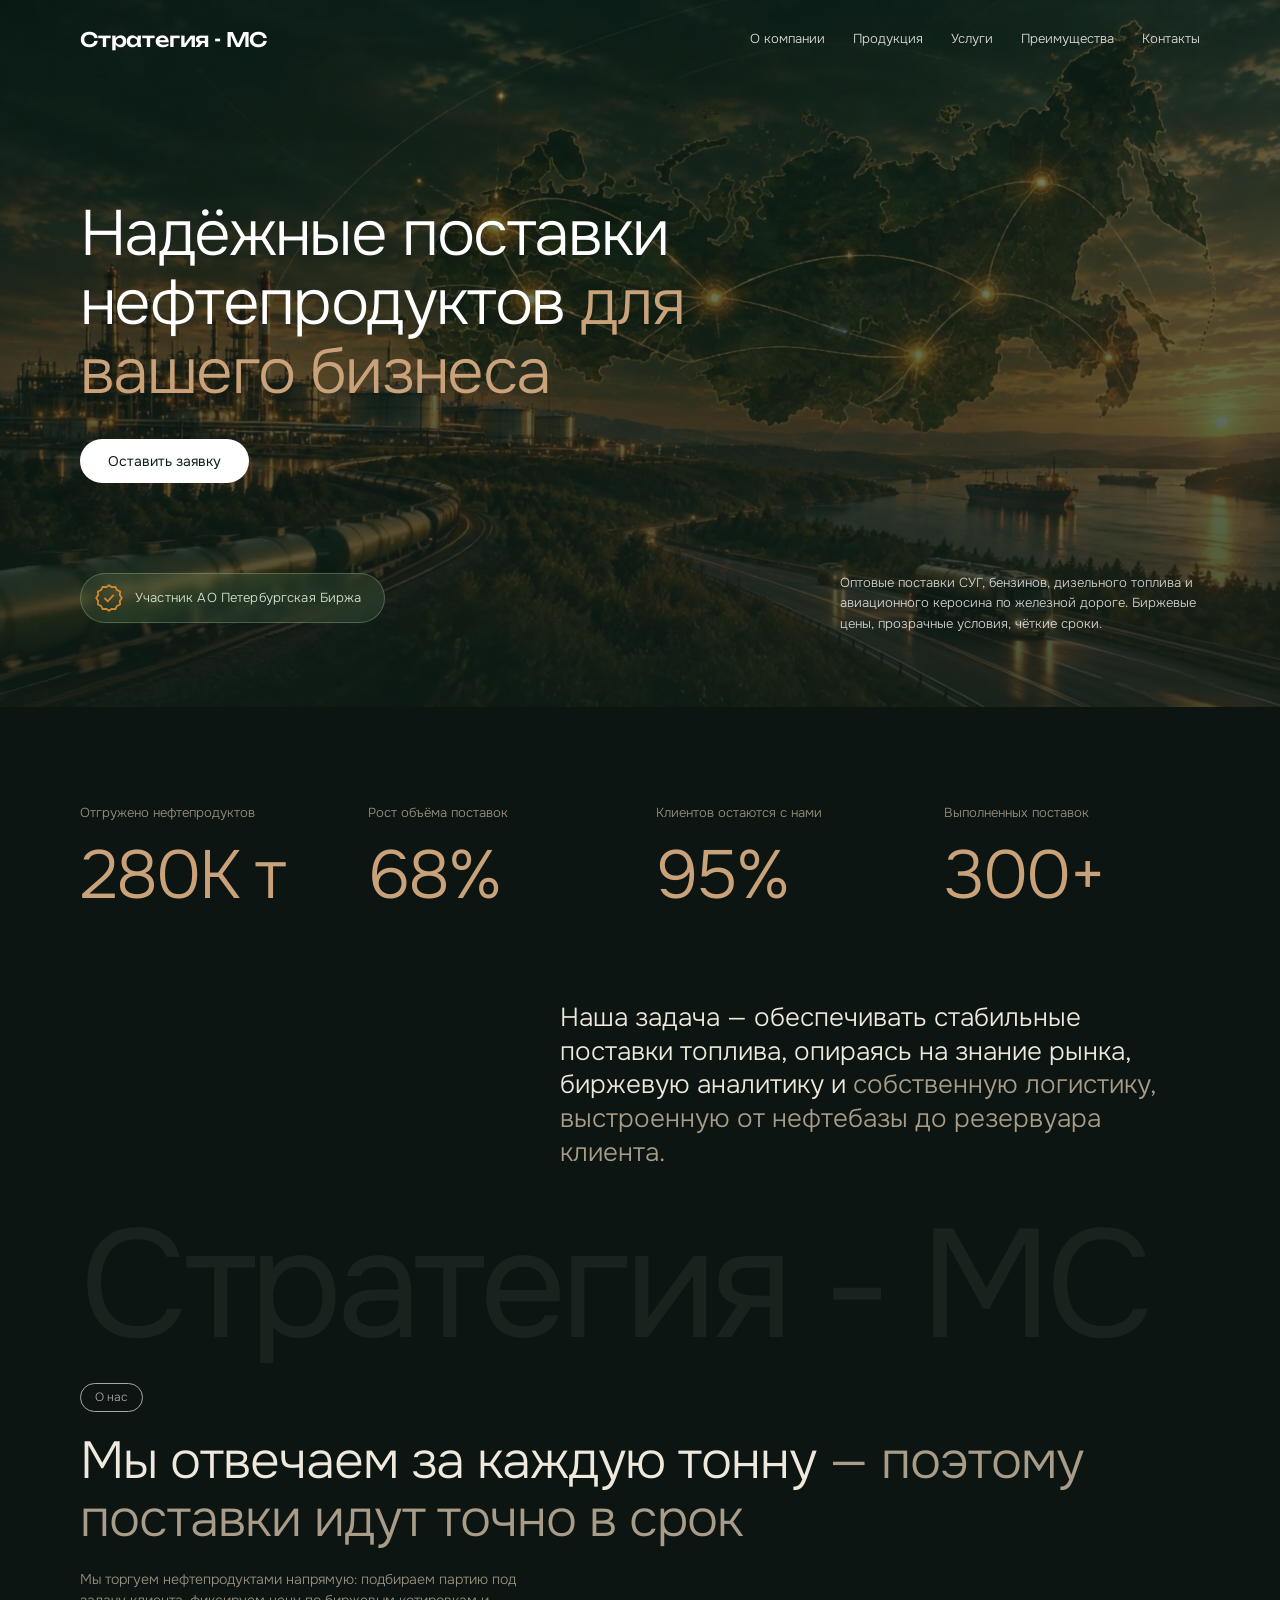
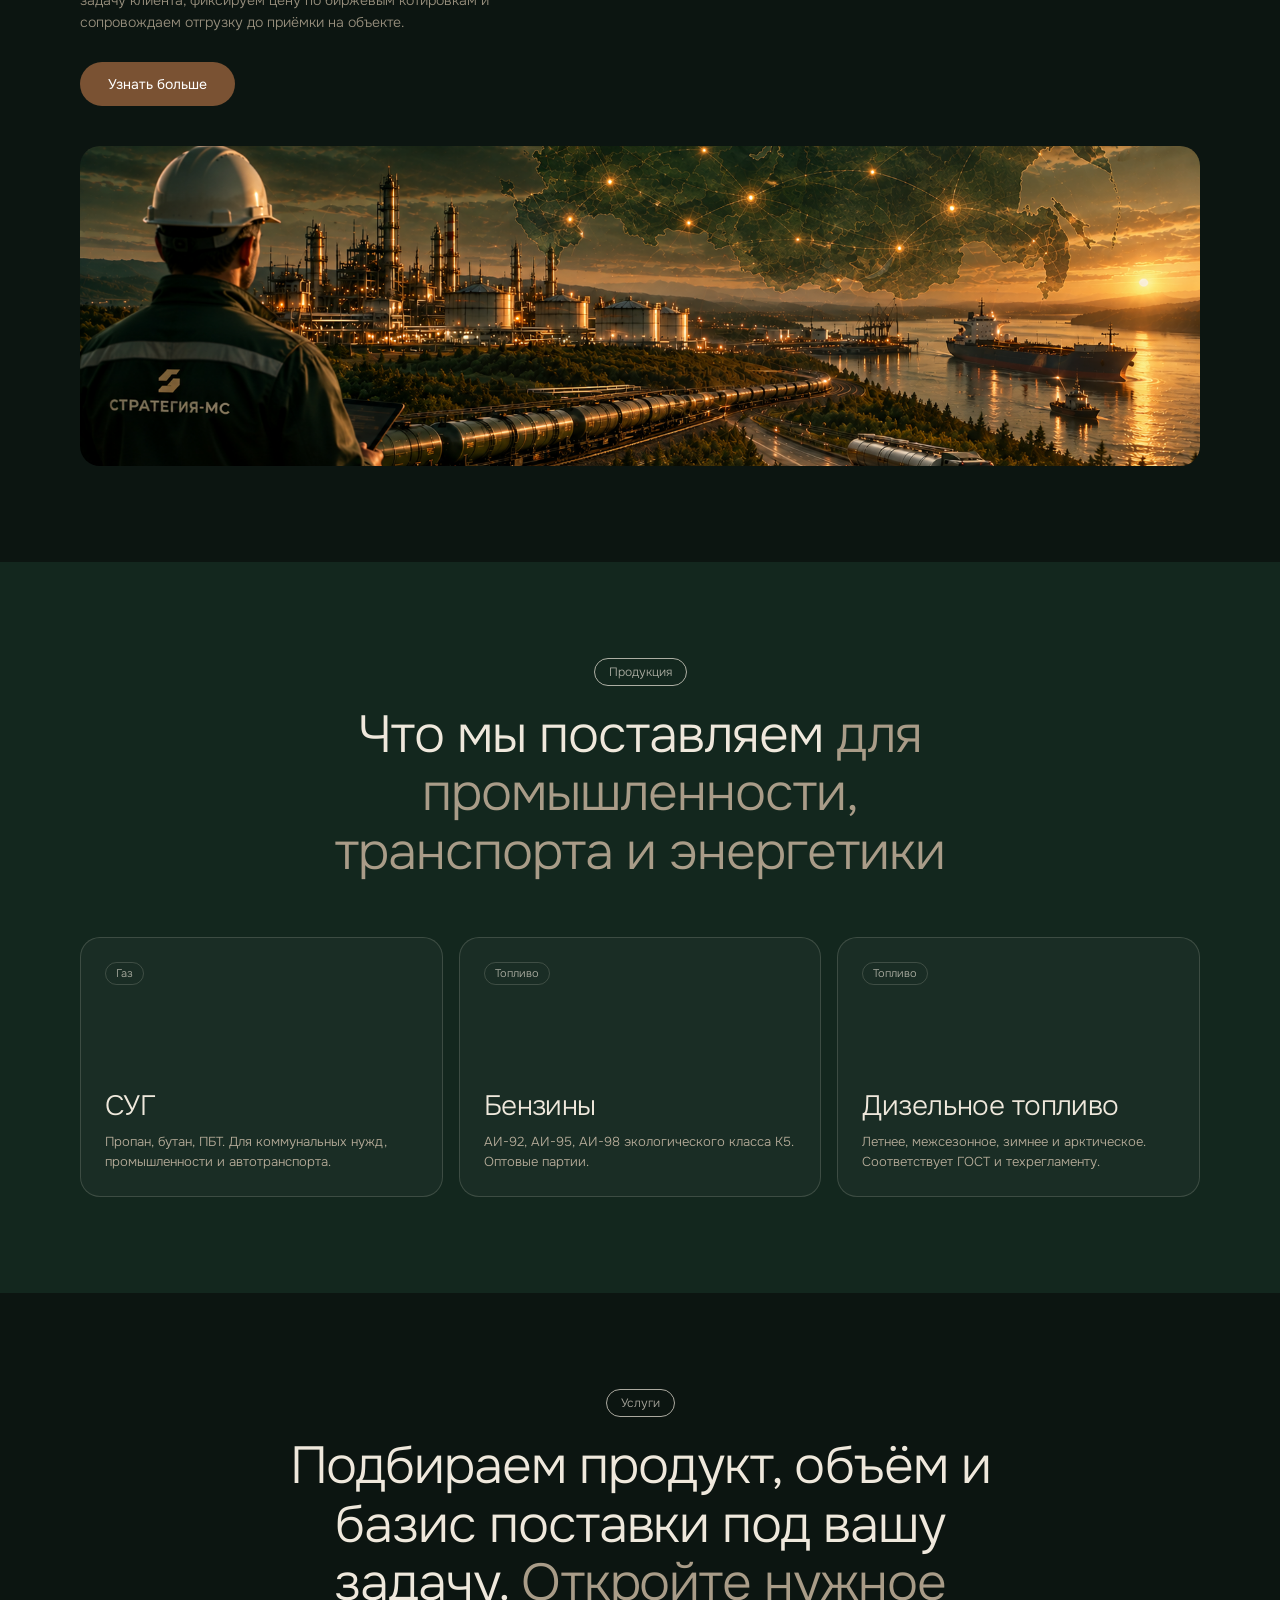
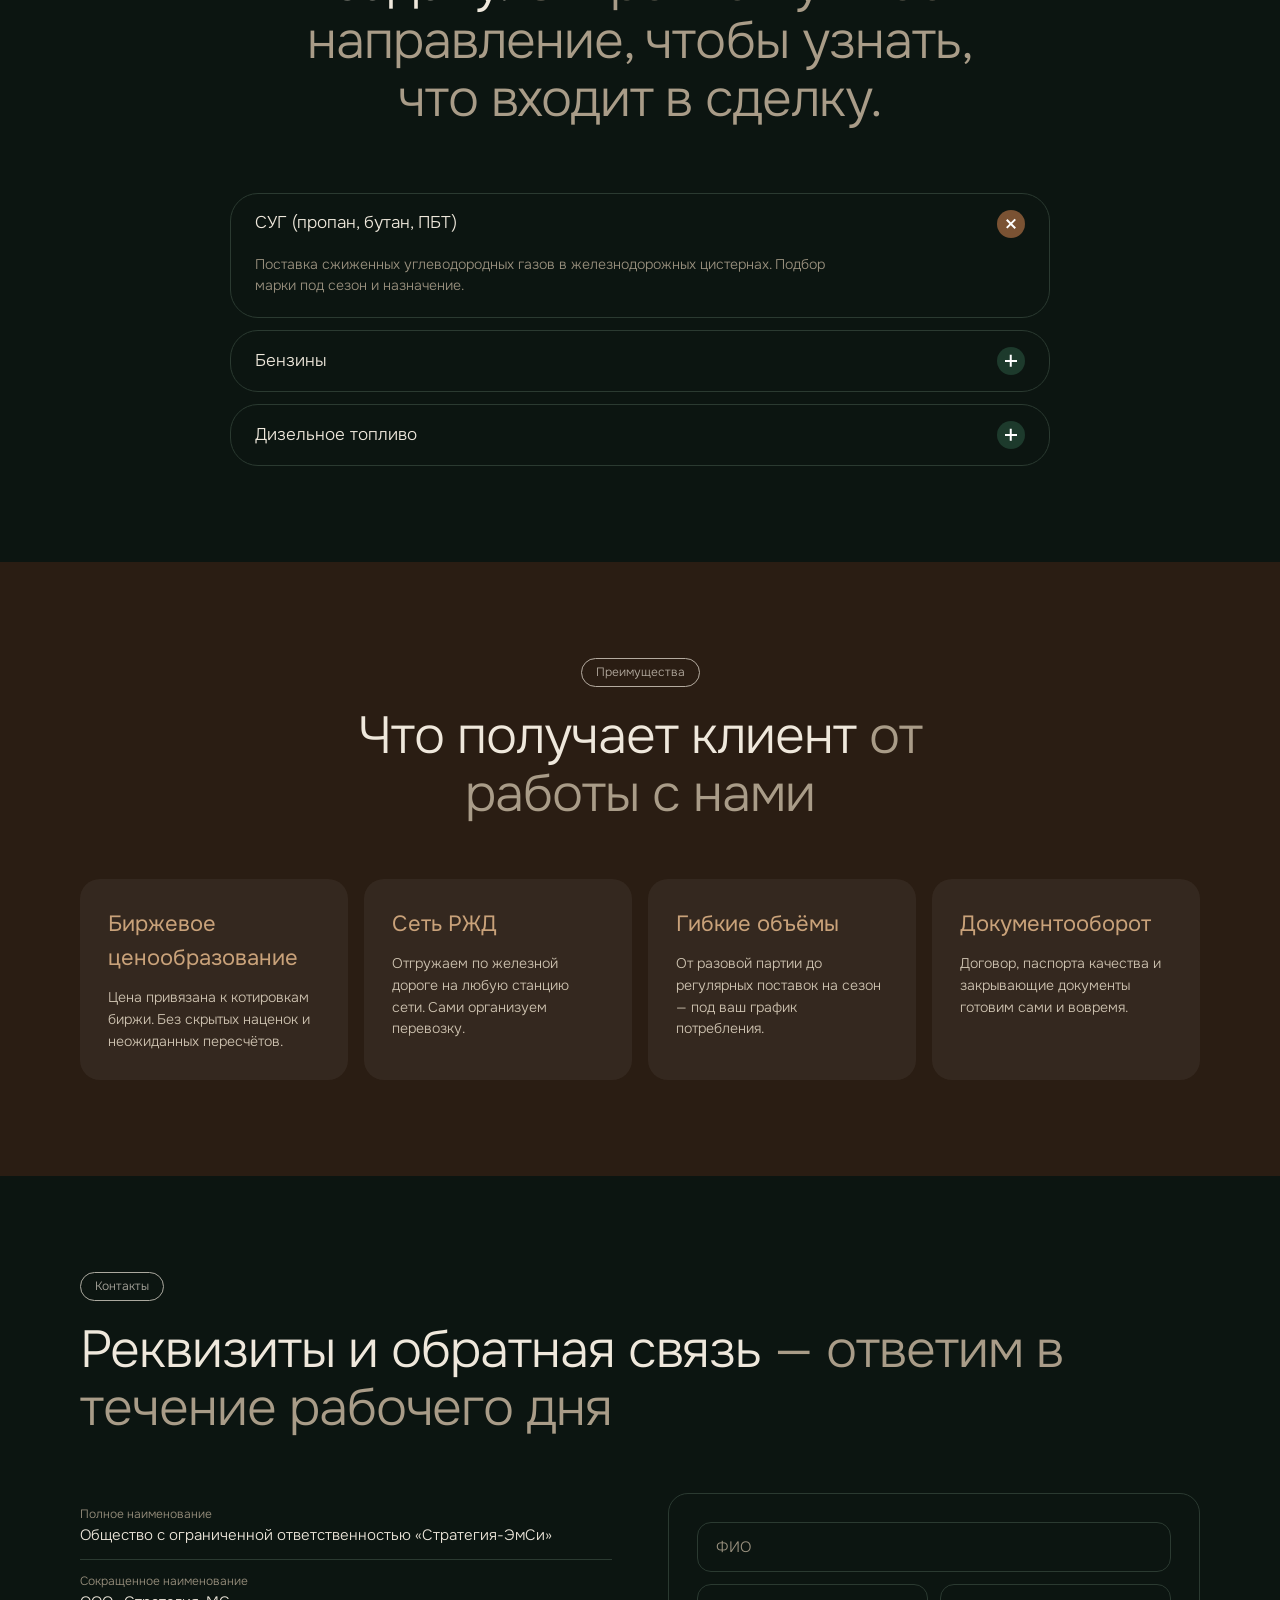
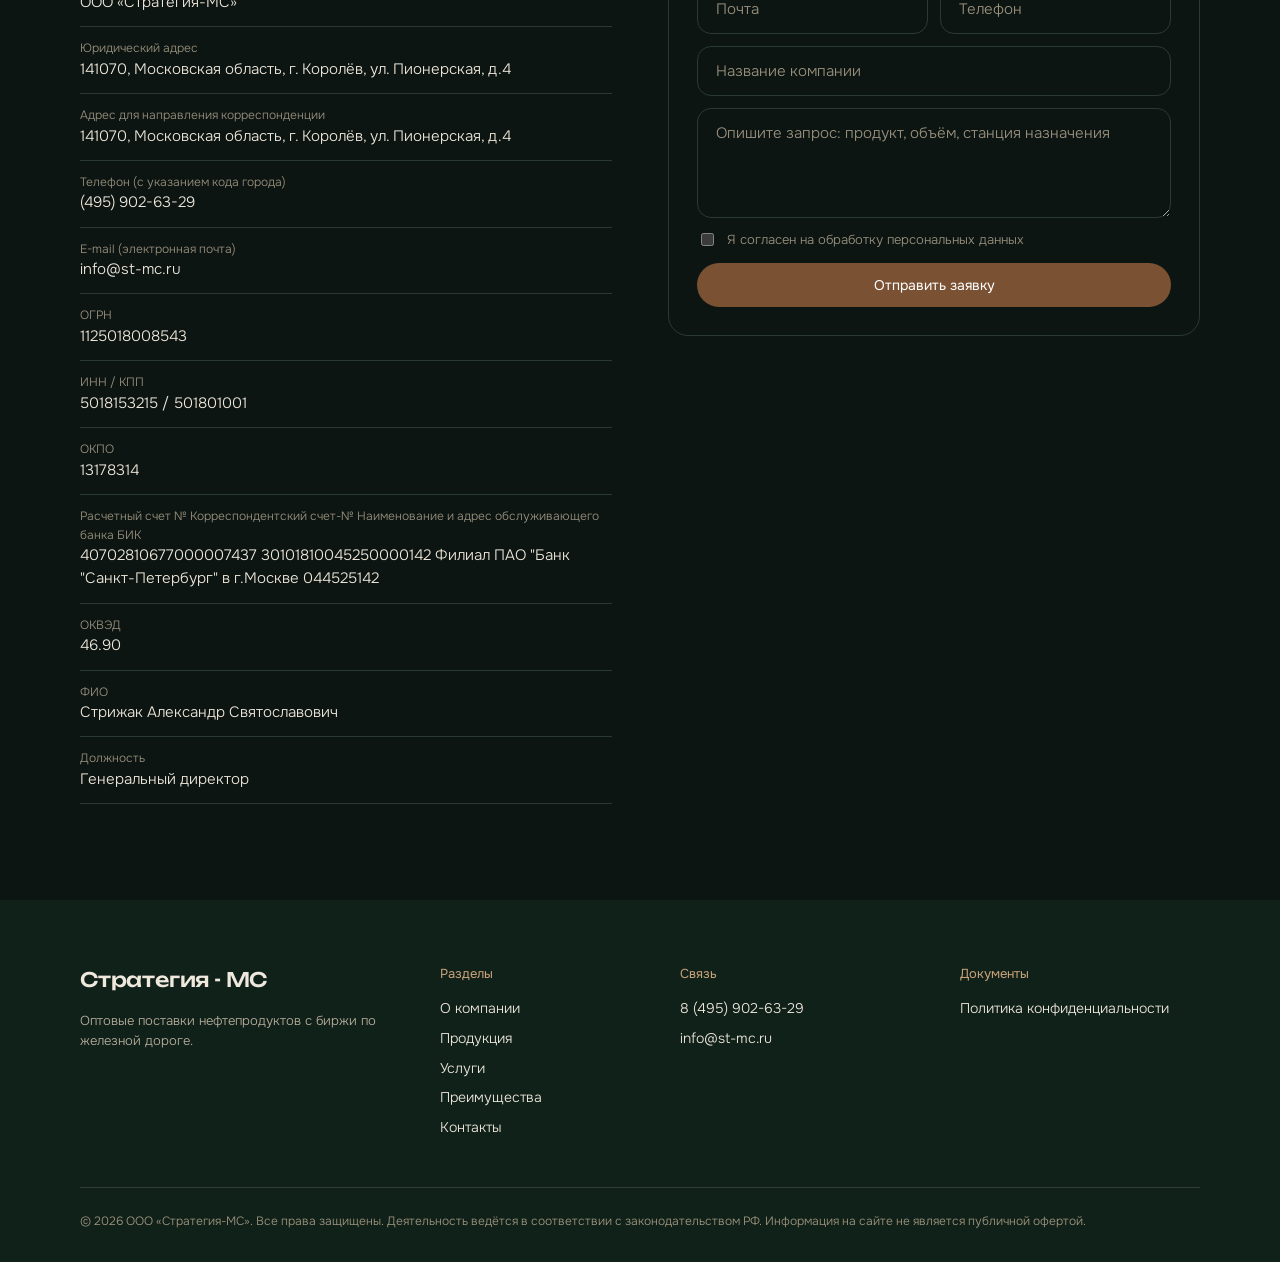
<file: index.html>
<!doctype html>
<html lang="en">
  <head>
    <meta charset="UTF-8" />
    <meta name="viewport" content="width=device-width, initial-scale=1.0" />
    <title>Стратегия - МС</title>

    <meta
      content="рынок нефтепродуктов, звезда, нефтепродукты, купить нефть, купить дизель, купить мазут, купить бензин, топливо, мониторинг цен, биржевые цены, спб мтсб"
      name="keywords"
    />

    <meta property="og:title" content="CТРАТЕГИЯ" />
    <meta
      property="og:description"
      content="Добро пожаловать на сайт компании CТРАТЕГИЯ!"
    />
    <meta property="og:type" content="website" />
    <meta property="og:site_name" content="CТРАТЕГИЯ" />
    <meta property="og:url" content="https://svtmlnk.github.io/strategy/" />
    <meta
      property="og:image"
      content="https://svtmlnk.github.io/strategy/assets/banner.png?v=0.0.1"
    />
    <meta property="og:image:type" content="image/png" />
    <meta property="og:image:width" content="1200" />
    <meta property="og:image:height" content="630" />
    <meta property="og:image:alt" content="CТРАТЕГИЯ" />

    <meta name="twitter:card" content="summary_large_image" />
    <meta name="twitter:title" content="CТРАТЕГИЯ" />
    <meta
      name="twitter:description"
      content="Добро пожаловать на сайт компании CТРАТЕГИЯ!"
    />
    <meta
      name="twitter:image"
      content="https://svtmlnk.github.io/strategy/assets/banner.png?v=0.0.1"
    />

    <link rel="preconnect" href="https://fonts.googleapis.com" />
    <link rel="preconnect" href="https://fonts.gstatic.com" crossorigin />

    <link rel="stylesheet" href="./style.css?v=0.0.1" />
    <link href="https://unpkg.com/aos@2.3.1/dist/aos.css" rel="stylesheet" />
    <link
      rel="stylesheet"
      href="https://fonts.googleapis.com/css2?family=Onest:wght@300;400;500&display=swap"
    />
  </head>
  <body>
    <!-- ===== Шапка и навигация ===== -->
    <header class="header">
      <div class="container header__inner">
        <a class="logo" href="#top">Стратегия - МС</a>
        <button
          class="burger"
          type="button"
          aria-label="Открыть меню"
          aria-expanded="false"
          aria-controls="site-nav"
        >
          <span class="burger__line"></span><span class="burger__line"></span
          ><span class="burger__line"></span>
        </button>
        <nav class="nav" id="site-nav" aria-label="Основная навигация">
          <a class="nav__link" href="#about">О компании</a>
          <a class="nav__link" href="#products">Продукция</a>
          <a class="nav__link" href="#services">Услуги</a>
          <a class="nav__link" href="#benefits">Преимущества</a>
          <a class="nav__link" href="#contacts">Контакты</a>
        </nav>
      </div>
    </header>

    <main id="top">
      <!-- ===== Секция 1. Hero ===== -->
      <section class="hero">
        <video
          class="hero__video"
          autoplay
          muted
          loop
          playsinline
          preload="auto"
          poster="./assets/video_bg_poster.jpg"
          class="bg-video"
        >
          <source src="./assets/video_bg_web.webm" type="video/webm" />
          <source src="./assets/video_bg_web.mp4" type="video/mp4" />
        </video>
        <div class="container hero__inner">
          <h1 class="hero__title">
            Надёжные поставки нефтепродуктов
            <span class="hero__title-muted">для вашего бизнеса</span>
          </h1>
          <a class="button button--light hero__button" href="#contacts"
            >Оставить заявку</a
          >

          <div class="hero__footer">
            <div class="badge">
              <svg
                class="badge__icon"
                viewBox="0 0 24 24"
                fill="none"
                stroke="currentColor"
                stroke-width="1.5"
                stroke-linejoin="round"
                stroke-linecap="round"
                aria-hidden="true"
              >
                <polygon
                  points="23,12 21.27,14.48 21.53,17.5 18.79,18.79 17.5,21.53 14.48,21.27 12,23 9.52,21.27 6.5,21.53 5.21,18.79 2.47,17.5 2.73,14.48 1,12 2.73,9.52 2.47,6.5 5.21,5.21 6.5,2.47 9.52,2.73 12,1 14.48,2.73 17.5,2.47 18.79,5.21 21.53,6.5 21.27,9.52"
                />
                <path d="M8.5 12.3l2.5 2.5 4.6-5" />
              </svg>
              <p class="badge__text">Участник АО Петербургская Биржа</p>
            </div>
            <p class="hero__text">
              Оптовые поставки СУГ, бензинов, дизельного топлива и авиационного
              керосина по железной дороге. Биржевые цены, прозрачные условия,
              чёткие сроки.
            </p>
          </div>
        </div>
      </section>

      <!-- ===== Секция 2. О компании ===== -->
      <section class="section" id="about">
        <div class="container">
          <div class="stats">
            <div>
              <span class="stats__label">Отгружено нефтепродуктов</span>
              <span class="stats__value" data-count="280" data-suffix="K т"
                >280K т</span
              >
            </div>
            <div>
              <span class="stats__label">Рост объёма поставок</span>
              <span class="stats__value" data-count="68" data-suffix="%"
                >68%</span
              >
            </div>
            <div>
              <span class="stats__label">Клиентов остаются с нами</span>
              <span class="stats__value" data-count="95" data-suffix="%"
                >95%</span
              >
            </div>
            <div>
              <span class="stats__label">Выполненных поставок</span>
              <span class="stats__value" data-count="300" data-suffix="+"
                >300+</span
              >
            </div>
          </div>

          <p class="mission">
            Наша задача — обеспечивать стабильные поставки топлива, опираясь на
            знание рынка, биржевую аналитику и
            <span class="mission__muted"
              >собственную логистику, выстроенную от нефтебазы до резервуара
              клиента.</span
            >
          </p>

          <div class="watermark" aria-hidden="true">Стратегия - МС</div>

          <div class="about">
            <div>
              <span class="tag">О нас</span>
              <h2 class="heading">
                Мы отвечаем за каждую тонну
                <span class="heading__muted"
                  >— поэтому поставки идут точно в срок</span
                >
              </h2>
              <p class="about__text">
                Мы торгуем нефтепродуктами напрямую: подбираем партию под задачу
                клиента, фиксируем цену по биржевым котировкам и сопровождаем
                отгрузку до приёмки на объекте.
              </p>
              <a class="button" href="#contacts">Узнать больше</a>
            </div>

            <div
              class="about__picture"
              role="img"
              aria-label="Железнодорожные цистерны с нефтепродуктами"
            ></div>
          </div>
        </div>
      </section>

      <!-- ===== Секция 3. Продукция ===== -->
      <section class="section section--dark" id="products">
        <div class="container">
          <div class="heading--center">
            <span class="tag">Продукция</span>
            <h2 class="heading">
              Что мы поставляем
              <span class="heading__muted"
                >для промышленности, транспорта и энергетики</span
              >
            </h2>
          </div>

          <div class="products__grid">
            <article
              class="card card--accent"
              data-aos="fade-up"
              data-aos-delay="0"
            >
              <span class="card__tag">Газ</span>
              <div>
                <h3 class="card__title">СУГ</h3>
                <p class="card__text">
                  Пропан, бутан, ПБТ. Для коммунальных нужд, промышленности и
                  автотранспорта.
                </p>
              </div>
            </article>
            <article class="card" data-aos="fade-up" data-aos-delay="150">
              <span class="card__tag">Топливо</span>
              <div>
                <h3 class="card__title">Бензины</h3>
                <p class="card__text">
                  АИ-92, АИ-95, АИ-98 экологического класса К5. Оптовые партии.
                </p>
              </div>
            </article>
            <article class="card" data-aos="fade-up" data-aos-delay="300">
              <span class="card__tag">Топливо</span>
              <div>
                <h3 class="card__title">Дизельное топливо</h3>
                <p class="card__text">
                  Летнее, межсезонное, зимнее и арктическое. Соответствует ГОСТ
                  и техрегламенту.
                </p>
              </div>
            </article>
          </div>
        </div>
      </section>

      <!-- ===== Секция 4. Услуги ===== -->
      <section class="section" id="services">
        <div class="container">
          <div class="heading--center">
            <span class="tag">Услуги</span>
            <h2 class="heading">
              Подбираем продукт, объём и базис поставки под вашу задачу.
              <span class="heading__muted"
                >Откройте нужное направление, чтобы узнать, что входит в
                сделку.</span
              >
            </h2>
          </div>

          <div class="services__list">
            <details class="service" open data-aos="fade-up">
              <summary class="service__head">
                СУГ (пропан, бутан, ПБТ)<span class="service__icon"></span>
              </summary>
              <p class="service__body">
                Поставка сжиженных углеводородных газов в железнодорожных
                цистернах. Подбор марки под сезон и назначение.
              </p>
            </details>
            <details class="service" data-aos="fade-up">
              <summary class="service__head">
                Бензины<span class="service__icon"></span>
              </summary>
              <p class="service__body">
                Оптовые партии АИ-92, АИ-95 и АИ-98 с паспортом качества на
                каждую отгрузку.
              </p>
            </details>
            <details class="service" data-aos="fade-up">
              <summary class="service__head">
                Дизельное топливо<span class="service__icon"></span>
              </summary>
              <p class="service__body">
                Летние, межсезонные, зимние и арктические марки. Планируем
                графики поставок на весь сезон.
              </p>
            </details>
          </div>
        </div>
      </section>

      <!-- ===== Секция 5. Что получает клиент ===== -->
      <section class="section section--brown" id="benefits">
        <div class="container">
          <div class="heading--center">
            <span class="tag">Преимущества</span>
            <h2 class="heading">
              Что получает клиент
              <span class="heading__muted">от работы с нами</span>
            </h2>
          </div>

          <div class="benefits__grid">
            <article class="benefit" data-aos="fade-up" data-aos-delay="0">
              <h3 class="benefit__title">Биржевое ценообразование</h3>
              <p class="benefit__text">
                Цена привязана к котировкам биржи. Без скрытых наценок и
                неожиданных пересчётов.
              </p>
            </article>
            <article class="benefit" data-aos="fade-up" data-aos-delay="150">
              <h3 class="benefit__title">Сеть РЖД</h3>
              <p class="benefit__text">
                Отгружаем по железной дороге на любую станцию сети. Сами
                организуем перевозку.
              </p>
            </article>
            <article class="benefit" data-aos="fade-up" data-aos-delay="300">
              <h3 class="benefit__title">Гибкие объёмы</h3>
              <p class="benefit__text">
                От разовой партии до регулярных поставок на сезон — под ваш
                график потребления.
              </p>
            </article>
            <article class="benefit" data-aos="fade-up" data-aos-delay="450">
              <h3 class="benefit__title">Документооборот</h3>
              <p class="benefit__text">
                Договор, паспорта качества и закрывающие документы готовим сами
                и вовремя.
              </p>
            </article>
          </div>
        </div>
      </section>

      <!-- ===== Секция 6. Контакты ===== -->
      <section class="section" id="contacts">
        <div class="container">
          <span class="tag">Контакты</span>
          <h2 class="heading">
            Реквизиты и обратная связь
            <span class="heading__muted">— ответим в течение рабочего дня</span>
          </h2>

          <div class="contacts__grid">
            <dl class="requisites" style="margin: 0">
              <div class="requisites__row">
                <dt class="requisites__label">Полное наименование</dt>
                <dd class="requisites__value" style="margin: 0">
                  Общество с ограниченной ответственностью «Стратегия-ЭмСи»
                </dd>
              </div>
              <div class="requisites__row">
                <dt class="requisites__label">Сокращенное наименование</dt>
                <dd class="requisites__value" style="margin: 0">
                  ООО «Стратегия-МС»
                </dd>
              </div>
              <div class="requisites__row">
                <dt class="requisites__label">Юридический адрес</dt>
                <dd class="requisites__value" style="margin: 0">
                  141070, Московская область, г. Королёв, ул. Пионерская, д.4
                </dd>
              </div>
              <div class="requisites__row">
                <dt class="requisites__label">
                  Адрес для направления корреспонденции
                </dt>
                <dd class="requisites__value" style="margin: 0">
                  141070, Московская область, г. Королёв, ул. Пионерская, д.4
                </dd>
              </div>
              <div class="requisites__row">
                <dt class="requisites__label">
                  Телефон (с указанием кода города)
                </dt>
                <dd class="requisites__value" style="margin: 0">
                  (495) 902-63-29
                </dd>
              </div>
              <div class="requisites__row">
                <dt class="requisites__label">Е-mail (электронная почта)</dt>
                <dd class="requisites__value" style="margin: 0">
                  info@st-mc.ru
                </dd>
              </div>
              <div class="requisites__row">
                <dt class="requisites__label">ОГРН</dt>
                <dd class="requisites__value" style="margin: 0">
                  1125018008543
                </dd>
              </div>
              <div class="requisites__row">
                <dt class="requisites__label">ИНН / КПП</dt>
                <dd class="requisites__value" style="margin: 0">
                  5018153215 / 501801001
                </dd>
              </div>
              <div class="requisites__row">
                <dt class="requisites__label">ОКПО</dt>
                <dd class="requisites__value" style="margin: 0">13178314</dd>
              </div>
              <div class="requisites__row">
                <dt class="requisites__label">
                  Расчетный счет № Корреспондентский счет-№ Наименование и адрес
                  обслуживающего банка БИК
                </dt>
                <dd class="requisites__value" style="margin: 0">
                  40702810677000007437 30101810045250000142 Филиал ПАО "Банк
                  "Санкт-Петербург" в г.Москве 044525142
                </dd>
              </div>
              <div class="requisites__row">
                <dt class="requisites__label">ОКВЭД</dt>
                <dd class="requisites__value" style="margin: 0">46.90</dd>
              </div>
              <div class="requisites__row">
                <dt class="requisites__label">ФИО</dt>
                <dd class="requisites__value" style="margin: 0">
                  Стрижак Александр Святославович
                </dd>
              </div>
              <div class="requisites__row">
                <dt class="requisites__label">Должность</dt>
                <dd class="requisites__value" style="margin: 0">
                  Генеральный директор
                </dd>
              </div>
            </dl>

            <div class="form-box" id="form-box">
              <form class="form" id="contact-form">
                <input
                  class="form__input"
                  name="name"
                  required
                  maxlength="150"
                  autocomplete="name"
                  placeholder="ФИО"
                />
                <div class="form__row">
                  <input
                    class="form__input"
                    name="email"
                    type="email"
                    required
                    maxlength="254"
                    autocomplete="email"
                    placeholder="Почта"
                  />
                  <input
                    class="form__input"
                    name="phone"
                    type="tel"
                    required
                    maxlength="30"
                    autocomplete="tel"
                    placeholder="Телефон"
                  />
                </div>
                <input
                  class="form__input"
                  name="company"
                  required
                  maxlength="200"
                  autocomplete="organization"
                  placeholder="Название компании"
                />
                <textarea
                  class="form__input form__input--textarea"
                  name="message"
                  maxlength="3000"
                  placeholder="Опишите запрос: продукт, объём, станция назначения"
                ></textarea>

                <!-- Ловушка для ботов: люди это поле не видят -->
                <input
                  class="form__hp"
                  type="text"
                  name="website"
                  tabindex="-1"
                  autocomplete="off"
                  aria-hidden="true"
                />

                <label class="form__agreement">
                  <input
                    class="form__checkbox"
                    type="checkbox"
                    name="agree"
                    required
                  />
                  <span>Я согласен на обработку персональных данных</span>
                </label>
                <button class="button form__submit" type="submit">
                  Отправить заявку
                </button>
              </form>

              <!-- Этап загрузки -->
              <div class="form-state" id="form-loading" role="status" hidden>
                <span class="loader" aria-hidden="true"></span>
                <p class="form-state__text">Отправляем заявку…</p>
              </div>

              <!-- Успех -->
              <div class="form-state" id="form-success" role="status" hidden>
                <p class="form-state__text">
                  Спасибо! Заявка отправлена, с вами свяжутся в течение
                  рабочего дня.
                </p>
              </div>

              <!-- Ошибка -->
              <div class="form-state" id="form-failure" role="alert" hidden>
                <p class="form-state__text">
                  Что-то пошло не так. Заявка не отправлена, попробуйте ещё раз.
                </p>
                <button class="button" type="button" id="form-retry">
                  Попробовать снова
                </button>
              </div>
            </div>
          </div>
        </div>
      </section>
    </main>

    <!-- Footer -->
    <footer class="footer">
      <div class="footer__grid">
        <div>
          <a class="footer__logo" href="#top">Стратегия - МС</a>
          <p class="footer__about">
            Оптовые поставки нефтепродуктов с биржи по железной дороге.
          </p>
        </div>
        <nav aria-label="Навигация в подвале">
          <h3 class="footer__title">Разделы</h3>
          <ul class="footer__list">
            <li><a class="footer__link" href="#about">О компании</a></li>
            <li><a class="footer__link" href="#products">Продукция</a></li>
            <li><a class="footer__link" href="#services">Услуги</a></li>
            <li><a class="footer__link" href="#benefits">Преимущества</a></li>
            <li><a class="footer__link" href="#contacts">Контакты</a></li>
          </ul>
        </nav>
        <div>
          <h3 class="footer__title">Связь</h3>
          <ul class="footer__list">
            <li>
              <a class="footer__link" href="tel:+74959026329"
                >8 (495) 902-63-29</a
              >
            </li>
            <li>
              <a class="footer__link" href="mailto:info@st-mc.ru"
                >info@st-mc.ru</a
              >
            </li>
          </ul>
        </div>
        <div>
          <h3 class="footer__title">Документы</h3>
          <ul class="footer__list">
            <li>
              <a class="footer__link" href="./docs/politics_strategy.pdf" target="_blank">Политика конфиденциальности</a>
            </li>
          </ul>
        </div>
      </div>
      <p class="footer__copy">
        © <span class="footer__year">2026</span> ООО «Стратегия-МС». Все права
        защищены. Деятельность ведётся в соответствии с законодательством РФ.
        Информация на сайте не является публичной офертой.
      </p>
    </footer>
  </body>
  <script src="https://unpkg.com/aos@2.3.1/dist/aos.js"></script>
  <script src="./script.js?v=0.0.1"></script>
</html>
</file>
<file: style.css>
@import url('https://fonts.googleapis.com/css2?family=Unbounded:wght@200..900&display=swap');

/* ============ Токены ============ */
:root {
    --green-900: #10211a;
    --green-800: #13271e;
    --green-700: #1d3a2c;
    --brown-600: #7a5233;
    --brown-300: #c9a27a;
    --sand: #a99c88;
    --paper: #0c1511;
    --ink: #efe8dc;
    --muted: #9a917f;
    --line: #2b3a31;
    --font: "Onest", "Segoe UI", Arial, sans-serif;
    --radius-card: 20px;
    --radius-pill: 999px;
    color-scheme: dark;
    box-sizing: border-box;
    padding-top: env(safe-area-inset-top, 0px);
    padding-bottom: env(safe-area-inset-bottom, 0px);
}

/* ============ База ============ */
*,
*::before,
*::after {
    box-sizing: inherit;
}

html {
    scroll-behavior: smooth;
    scroll-padding-top: calc(72px + env(safe-area-inset-top, 0px));
}

body {
    margin: 0;
    background: var(--paper);
    color: var(--ink);
    font: 300 16px/1.55 var(--font);
}

a {
    color: inherit;
    text-decoration: none;
}

h1,
h2,
h3,
p,
ul {
    margin: 0;
    padding: 0;
}

ul {
    list-style: none;
}

:focus-visible {
    outline: 2px solid var(--brown-300);
    outline-offset: 3px;
}

@media (prefers-reduced-motion: reduce) {
    html {
        scroll-behavior: auto;
    }

    * {
        transition: none !important;
    }
}

/* ============ Общие блоки ============ */
.container {
    width: min(1120px, 100% - 40px);
    margin-inline: auto;
}

.section {
    padding: 96px 0;
}

.section--dark {
    background: var(--green-800);
    color: #efe8dc;
}

.section--brown {
    background: #2a1d13;
    color: #efe8dc;
}

.tag {
    display: inline-block;
    padding: 4px 14px;
    border: 1px solid currentColor;
    border-radius: var(--radius-pill);
    font-size: 12px;
    opacity: .7;
    margin-bottom: 20px;
}

.heading {
    font-size: clamp(30px, 4.4vw, 52px);
    font-weight: 300;
    line-height: 1.12;
    letter-spacing: -.02em;
}

.heading--center {
    text-align: center;
    max-width: 720px;
    margin-inline: auto;
}

.heading__muted {
    color: var(--sand);
}

.button {
    display: inline-block;
    padding: 13px 28px;
    border: 0;
    border-radius: var(--radius-pill);
    background: var(--brown-600);
    color: #fff;
    font: 400 14px var(--font);
    cursor: pointer;
    transition: background .2s, color .2s;
}

.button:hover {
    background: var(--brown-300);
    color: var(--green-900);
}

.button--light {
    background: #fff;
    color: var(--green-900);
}

.button--light:hover {
    background: var(--brown-300);
}

/* ============ Шапка ============ */
.header {
    position: fixed;
    top: 0;
    left: 0;
    right: 0;
    z-index: 10;
    color: #fff;
    padding: calc(24px + env(safe-area-inset-top, 0px)) 0 24px;
    transition: padding .25s, background .25s, box-shadow .25s;
}

.header--scrolled {
    padding: calc(12px + env(safe-area-inset-top, 0px)) 0 12px;
    background: rgba(16, 33, 26, .92);
    backdrop-filter: blur(10px);
    box-shadow: 0 1px 0 rgba(239, 232, 220, .1);
}

.header--open {
    background: var(--green-900);
}

.header__inner {
    display: flex;
    align-items: center;
    justify-content: space-between;
    gap: 24px;
}

/* Кнопка-бургер (видна только на мобильных) */
.burger {
    display: none;
    width: 40px;
    height: 40px;
    padding: 0;
    border: 0;
    background: none;
    color: inherit;
    cursor: pointer;
}

.burger__line {
    display: block;
    width: 22px;
    height: 1.5px;
    margin: 5px auto;
    background: currentColor;
    transition: transform .25s, opacity .2s;
}

.header--open .burger__line:nth-child(1) {
    transform: translateY(6.5px) rotate(45deg);
}

.header--open .burger__line:nth-child(2) {
    opacity: 0;
}

.header--open .burger__line:nth-child(3) {
    transform: translateY(-6.5px) rotate(-45deg);
}

.logo {
    font-family: "Unbounded", sans-serif;
    font-size: 20px;
    font-weight: 500;
    letter-spacing: -.01em;
    white-space: nowrap;
}

.nav {
    display: flex;
    gap: 28px;
    font-size: 13px;
    overflow-x: auto;
}

.nav__link {
    white-space: nowrap;
    opacity: .85;
}

.nav__link:hover,
.nav__link--active {
    opacity: 1;
    color: var(--brown-300);
}

/* ============ 1. Hero ============ */
.hero {
    position: relative;
    overflow: hidden;
    min-height: 620px;
    padding: 200px 0 56px;
    color: #fff;
    background:
        radial-gradient(120% 70% at 85% -10%, rgba(201, 162, 122, .45), transparent 55%),
        radial-gradient(90% 60% at 0% 110%, rgba(122, 82, 51, .55), transparent 60%),
        linear-gradient(160deg, #1d3a2c, #10211a 70%);
}

.hero__inner {
    position: relative;
    z-index: 1;
}

.hero__title {
    max-width: 760px;
    font-size: clamp(34px, 5.4vw, 64px);
    font-weight: 300;
    line-height: 1.08;
    letter-spacing: -.025em;
}

.hero__title-muted {
    color: var(--brown-300);
}

.hero__button {
    margin-top: 32px;
}

.hero__video {
    position: absolute;
    inset: 0;
    z-index: 0;
    width: 100%;
    height: 100%;
    object-fit: cover;
}

/* затемнение, чтобы текст читался поверх видео */
.hero::before {
    content: "";
    position: absolute;
    inset: 0;
    z-index: 1;
    background: linear-gradient(180deg, rgba(16, 33, 26, .55), rgba(16, 33, 26, .75));
}

.hero__inner {
    position: relative;
    z-index: 2;
}

/* ============ Бейдж «Активный участник биржи» ============ */
.badge {
    display: inline-flex;
    align-items: center;
    gap: 12px;
    margin-bottom: 28px;
    padding: 10px 22px 10px 14px;
    border: 1px solid rgba(190, 225, 185, .28);
    border-radius: var(--radius-pill);
    background: rgba(120, 170, 110, .16);
    color: #d3e6cf;
    font-size: 15px;
    letter-spacing: .01em;
    backdrop-filter: blur(4px);
}

.badge__icon {
    flex: none;
    width: 28px;
    height: 28px;
    color: #d98a2b;
}

.badge__text {
    margin: 0;
    font-size: 13px;
}

.hero__footer {
    display: flex;
    justify-content: space-between;
    align-items: start;
    gap: 32px;
    flex-wrap: wrap;
    margin-top: 90px;
}

.hero__rating {
    display: flex;
    align-items: center;
    gap: 12px;
    font-size: 13px;
}

.hero__text {
    max-width: 360px;
    font-size: 13px;
    opacity: .8;
}

.avatars {
    display: flex;
}

.avatars__item {
    display: grid;
    place-items: center;
    width: 34px;
    height: 34px;
    margin-left: -8px;
    border: 2px solid var(--green-700);
    border-radius: 50%;
    background: var(--brown-600);
    font-size: 11px;
    font-weight: 500;
}

.avatars__item:first-child {
    margin-left: 0;
}

.avatars__item:nth-child(2) {
    background: #3d6a52;
}

.avatars__item:nth-child(3) {
    background: var(--brown-300);
    color: var(--green-900);
}

/* ============ 2. О компании ============ */
.stats {
    display: grid;
    grid-template-columns: repeat(auto-fit, minmax(190px, 1fr));
    gap: 32px;
}

.stats__label {
    display: block;
    font-size: 13px;
    color: var(--muted);
}

.stats__value {
    display: block;
    font-size: clamp(44px, 6vw, 68px);
    font-weight: 300;
    letter-spacing: -.03em;
    color: var(--brown-300);
}

.mission {
    max-width: 640px;
    margin: 72px 0 0 auto;
    font-size: clamp(20px, 2.4vw, 26px);
    line-height: 1.3;
}

.mission__muted {
    color: var(--sand);
}

.watermark {
    margin: 40px 0 -20px;
    font-size: clamp(20px, 12vw, 160px);
    font-weight: 400;
    line-height: 1;
    letter-spacing: -.04em;
    color: var(--ink);
    opacity: .06;
    user-select: none;
    overflow: hidden;
    white-space: nowrap;
}

.about {
    display: grid;
    gap: 40px;
    margin-top: 40px;
}

.about__text {
    max-width: 440px;
    margin: 20px 0 28px;
    font-size: 14px;
    color: var(--muted);
}

.about__picture {
    min-height: 320px;
    border-radius: var(--radius-card);
    overflow: hidden;
    display: flex;
    align-items: flex-end;
    background: linear-gradient(180deg, #2c4a3a 0%, #7a5233 100%);
    background-image: url("./assets/about.webp");
    background-size: cover;
    background-position: center;
    background-repeat: no-repeat;
}

/* ============ 3. Продукция (карточки) ============ */
.products__grid {
    display: grid;
    grid-template-columns: repeat(auto-fit, minmax(230px, 1fr));
    gap: 16px;
    margin-top: 56px;
}

.card {
    display: flex;
    flex-direction: column;
    justify-content: space-between;
    gap: 48px;
    min-height: 260px;
    padding: 24px;
    border: 1px solid rgba(239, 232, 220, .16);
    border-radius: var(--radius-card);
    background: rgba(255, 255, 255, .03);
}

.card__tag {
    align-self: flex-start;
    padding: 2px 10px;
    border: 1px solid rgba(239, 232, 220, .25);
    border-radius: var(--radius-pill);
    font-size: 11px;
    opacity: .7;
}

.card__title {
    font-size: 28px;
    font-weight: 300;
    line-height: 1.1;
    letter-spacing: -.02em;
}

.card__text {
    margin-top: 10px;
    font-size: 13px;
    color: #b9ae9c;
}

/* ============ 4. Услуги ============ */
.services__intro {
    display: grid;
    grid-template-columns: 1.4fr 1fr;
    gap: 40px;
    align-items: end;
}

.services__title {
    font-size: clamp(48px, 9vw, 120px);
    font-weight: 300;
    line-height: .95;
    letter-spacing: -.045em;
}

.services__text {
    font-size: 14px;
    color: var(--muted);
}

.services__list {
    display: grid;
    gap: 12px;
    max-width: 820px;
    margin: 64px auto 0;
}

.service {
    border: 1px solid var(--line);
    border-radius: 28px;
    padding: 0 24px;
    overflow: hidden;
}

.service__head {
    display: flex;
    justify-content: space-between;
    align-items: center;
    gap: 16px;
    padding: 16px 0;
    font-size: 17px;
    cursor: pointer;
    list-style: none;
}

.service__head::-webkit-details-marker {
    display: none;
}

.service__icon {
    position: relative;
    flex: none;
    width: 28px;
    height: 28px;
    border-radius: 50%;
    background: var(--green-700);
    transition: transform .25s, background .25s;
}

.service__icon::before,
.service__icon::after {
    content: "";
    position: absolute;
    inset: 0;
    margin: auto;
    width: 12px;
    height: 1.5px;
    background: #fff;
}

.service__icon::after {
    transform: rotate(90deg);
}

.service[open] .service__icon {
    transform: rotate(45deg);
    background: var(--brown-600);
}

.service[open]:not(.service--closing) .service__icon {
    transform: rotate(45deg);
    background: var(--brown-600);
}

.service__body {
    padding: 0 0 20px;
    max-width: 600px;
    font-size: 14px;
    color: var(--muted);
}

/* ============ 5. Что получает клиент ============ */
.benefits__grid {
    display: grid;
    grid-template-columns: repeat(auto-fit, minmax(240px, 1fr));
    gap: 16px;
    margin-top: 56px;
}

.benefit {
    padding: 28px;
    border-radius: var(--radius-card);
    background: rgba(255, 255, 255, .05);
}

.benefit__title {
    margin-bottom: 12px;
    font-size: 22px;
    font-weight: 400;
    color: var(--brown-300);
}

.benefit__text {
    font-size: 14px;
    color: #cfc4b2;
}

/* ============ 6. Контакты ============ */
.contacts__grid {
    display: grid;
    grid-template-columns: 1fr 1fr;
    gap: 56px;
    margin-top: 56px;
    align-items: start;
}

.requisites__row {
    padding: 12px 0;
    border-bottom: 1px solid var(--line);
}

.requisites__label {
    display: block;
    font-size: 12px;
    color: var(--muted);
}

.requisites__value {
    font-size: 15px;
    overflow-wrap: anywhere;
}

.form {
    display: grid;
    gap: 12px;
    padding: 28px;
    border: 1px solid var(--line);
    border-radius: var(--radius-card);
}

.form__row {
    display: grid;
    grid-template-columns: 1fr 1fr;
    gap: 12px;
}

.form__input {
    width: 100%;
    padding: 14px 18px;
    border: 1px solid var(--line);
    border-radius: 14px;
    background: transparent;
    color: var(--ink);
    font: 300 15px var(--font);
}

.form__input::placeholder {
    color: var(--muted);
}

.form__input--textarea {
    min-height: 110px;
    resize: vertical;
}

.form__agreement {
    display: flex;
    gap: 10px;
    align-items: flex-start;
    font-size: 13px;
    color: var(--muted);
}

.form__checkbox {
    margin-top: 3px;
    accent-color: var(--brown-600);
}

/* Атрибут hidden должен побеждать display из классов */
[hidden] {
    display: none !important;
}

.form-box {
    position: relative;
}

/* Состояния формы: загрузка / успех / ошибка.
   Высота берётся от формы (задаётся из JS), чтобы вёрстка не прыгала */
.form-state {
    display: flex;
    flex-direction: column;
    align-items: center;
    justify-content: center;
    gap: 20px;
    min-height: var(--form-h, 320px);
    padding: 28px;
    border: 1px solid var(--line);
    border-radius: var(--radius-card);
    text-align: center;
}

.form-state__text {
    max-width: 360px;
    font-size: 16px;
}

/* Поле-ловушка для ботов */
.form__hp {
    position: absolute;
    left: -9999px;
    width: 1px;
    height: 1px;
    opacity: 0;
}

/* Лоадер */
.loader {
    --color-1: #fff;
    --size: 1px;

    width: calc(48 * var(--size));
    height: calc(48 * var(--size));
    border-radius: 50%;
    display: inline-block;
    border-top: calc(3 * var(--size)) solid var(--color-1);
    border-right: calc(3 * var(--size)) solid transparent;
    box-sizing: border-box;
    animation: rotation 1s linear infinite;
}

/* Фон секции светлый, поэтому белый лоадер на нём не виден */
.form-state .loader {
    --color-1: var(--brown-300);
}

@keyframes rotation {
    0% {
        transform: rotate(0deg);
    }

    100% {
        transform: rotate(360deg);
    }
}

/* ============ Футер ============ */
.footer {
    padding: 64px 0 32px;
    background: var(--green-900);
    color: #efe8dc;
}

.footer__grid,
.footer__copy {
    width: min(1120px, 100% - 40px);
    margin-inline: auto;
}

.footer__grid {
    display: grid;
    grid-template-columns: 1.6fr 1fr 1.2fr 1.2fr;
    gap: 40px;
}

.footer__logo {
    font-family: "Unbounded", sans-serif;
    font-size: 20px;
    font-weight: 500;
    letter-spacing: -.01em;
}

.footer__about {
    max-width: 320px;
    margin-top: 16px;
    font-size: 13px;
    color: #b9ae9c;
}

.footer__title {
    margin-bottom: 14px;
    font-size: 13px;
    font-weight: 400;
    color: var(--brown-300);
}

.footer__list {
    display: grid;
    gap: 8px;
    font-size: 14px;
}

.footer__link:hover {
    color: var(--brown-300);
}

.footer__copy {
    margin-top: 48px;
    padding-top: 24px;
    border-top: 1px solid rgba(239, 232, 220, .14);
    font-size: 12px;
    color: #a1967f;
}

/* ============ Адаптив ============ */
@media (max-width: 860px) {
    .section {
        padding: 72px 0;
    }

    .services__intro,
    .contacts__grid {
        grid-template-columns: 1fr;
    }

    .footer__grid {
        grid-template-columns: 1fr 1fr;
    }

    .hero {
        padding-top: 150px;
    }

    /* Мобильное меню: выпадающая панель под шапкой */
    .burger {
        display: block;
    }

    .nav {
        position: absolute;
        top: 100%;
        left: 0;
        right: 0;
        flex-direction: column;
        gap: 0;
        overflow: visible;
        padding: 4px 20px 20px;
        background: var(--green-900);
        font-size: 17px;
        visibility: hidden;
        opacity: 0;
        transform: translateY(-8px);
        transition: opacity .2s, transform .2s, visibility .2s;
    }

    .header--open .nav {
        visibility: visible;
        opacity: 1;
        transform: none;
    }

    .nav__link {
        padding: 14px 0;
        border-bottom: 1px solid rgba(239, 232, 220, .12);
    }

    .about__picture {
        background-position: left;
    }
}

@media (max-width: 520px) {

    .form__row,
    .footer__grid {
        grid-template-columns: 1fr;
    }

    .mission {
        margin-left: 0;
    }
}
</file>
